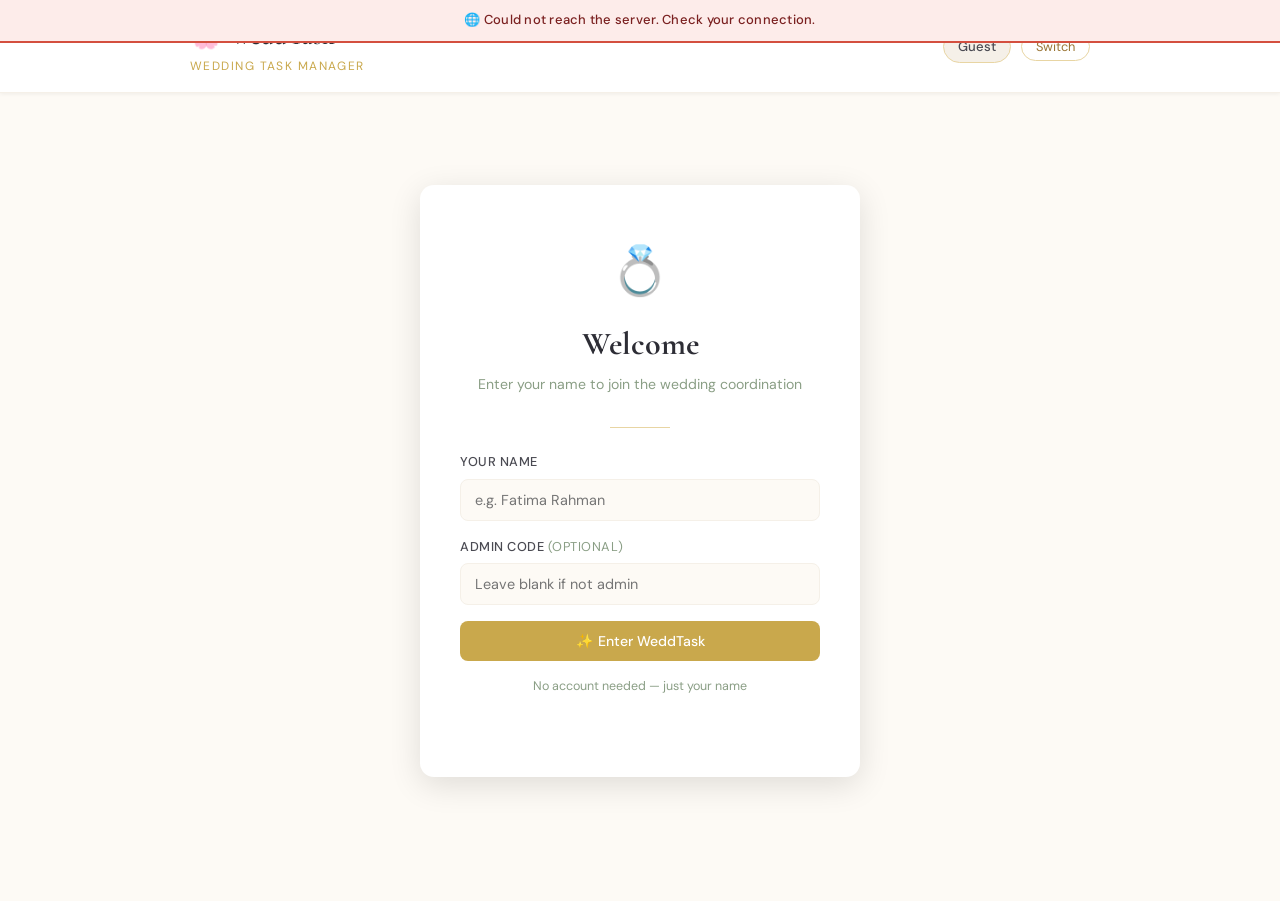
<file: index.html>
<!DOCTYPE html>
<html lang="en">
<head>
  <meta charset="UTF-8" />
  <meta name="viewport" content="width=device-width, initial-scale=1.0" />
  <title>WeddTask – Wedding Task Manager</title>
  <link rel="preconnect" href="https://fonts.googleapis.com" />
  <link href="https://fonts.googleapis.com/css2?family=Cormorant+Garamond:ital,wght@0,300;0,400;0,600;1,300;1,400&family=DM+Sans:wght@300;400;500&display=swap" rel="stylesheet" />
  <link rel="stylesheet" href="styles.css" />
</head>
<body>

<!-- Loading -->
<div id="loading-screen">
  <h1>🌸 WeddTask</h1>
  <p>Wedding Task Manager</p>
  <div class="loader-ring"></div>
</div>

<!-- Header -->
<header id="app-header" style="display:none">
  <div class="header-inner">
    <div class="header-brand">
      <h1>🌸 WeddTask</h1>
      <span>Wedding Task Manager</span>
    </div>
    <div class="header-user">
      <div id="header-user-info" class="user-badge">Guest</div>
      <span id="header-admin-badge" class="admin-badge" style="display:none">Admin</span>
      <button class="btn-switch" onclick="switchUser()">Switch</button>
    </div>
  </div>
</header>

<!-- Main -->
<main id="app-main" style="display:none">

  <!-- Entry Screen -->
  <div id="entry-screen">
    <div class="entry-card">
      <div class="big-icon">💍</div>
      <h2>Welcome</h2>
      <p>Enter your name to join the wedding coordination</p>
      <div class="divider"></div>
      <div class="field">
        <label>Your Name</label>
        <input type="text" id="entry-name" placeholder="e.g. Fatima Rahman" autocomplete="off" />
      </div>
      <div class="field">
        <label>Admin Code <span style="color:var(--sage);font-weight:400">(optional)</span></label>
        <input type="password" id="entry-admin-code" placeholder="Leave blank if not admin" />
      </div>
      <button class="btn btn-primary" onclick="handleEntry()">
        ✨ Enter WeddTask
      </button>
      <p style="margin-top:16px;font-size:.78rem;color:var(--sage)">
        No account needed — just your name
      </p>
    </div>
  </div>

  <!-- App Screen (hidden until entry) -->
  <div id="app-screen" style="display:none">

    <!-- Status strip (for members only) -->
    <div id="status-strip" class="status-strip" style="display:none">
      <div class="status-strip-info">
        <div id="status-dot" class="status-dot free"></div>
        <div>
          <div class="status-label" id="status-label-text">You are FREE</div>
          <div style="font-size:.78rem;color:var(--sage)">Toggle when you're occupied</div>
        </div>
      </div>
      <div class="toggle-group">
        <button class="toggle-btn active" id="btn-free" onclick="setMyStatus('FREE')">Free</button>
        <button class="toggle-btn" id="btn-busy" onclick="setMyStatus('BUSY')">Busy</button>
      </div>
    </div>

    <!-- Admin view -->
    <div id="admin-view" style="display:none">
      <div class="tabs">
        <button class="tab-btn active" onclick="showTab('tasks')">📋 Tasks</button>
        <button class="tab-btn" onclick="showTab('team')">👥 Team</button>
      </div>

      <!-- Tasks Tab -->
      <div class="tab-panel active" id="tab-tasks">
        <!-- Progress -->
        <div class="progress-card">
          <div class="progress-header">
            <h3>✨ Event Progress</h3>
            <div class="progress-pct" id="progress-pct">0%</div>
          </div>
          <div class="progress-bar-track">
            <div class="progress-bar-fill" id="progress-fill" style="width:0%"></div>
          </div>
          <div class="progress-stats">
            <span>✅ <strong id="stat-done">0</strong> done</span>
            <span>⏳ <strong id="stat-pending">0</strong> pending</span>
            <span>📌 <strong id="stat-total">0</strong> total</span>
          </div>
        </div>

        <!-- Task sections by time -->
        <div id="tasks-container">
          <!-- BEFORE -->
          <div class="section-header">
            <div class="section-title">
              <span class="section-icon">🌅</span>
              <h2>Before Event</h2>
            </div>
            <span class="count-badge" id="count-before">0</span>
          </div>
          <div class="tasks-grid" id="tasks-before"></div>

          <!-- DURING -->
          <div class="section-header">
            <div class="section-title">
              <span class="section-icon">💒</span>
              <h2>During Event</h2>
            </div>
            <span class="count-badge" id="count-during">0</span>
          </div>
          <div class="tasks-grid" id="tasks-during"></div>

          <!-- AFTER -->
          <div class="section-header">
            <div class="section-title">
              <span class="section-icon">🌙</span>
              <h2>After Event</h2>
            </div>
            <span class="count-badge" id="count-after">0</span>
          </div>
          <div class="tasks-grid" id="tasks-after"></div>
        </div>
      </div>

      <!-- Team Tab -->
      <div class="tab-panel" id="tab-team">
        <div class="users-panel">
          <div class="users-panel-header">
            <h3>👥 Team Members</h3>
            <span class="count-badge" id="users-count">0 members</span>
          </div>
          <div class="user-list" id="users-list">
            <div class="empty-state"><p>No members yet</p></div>
          </div>
        </div>

        <!-- Free users quick section -->
        <div class="section-header">
          <div class="section-title">
            <span class="section-icon">🟢</span>
            <h2>Available Now</h2>
          </div>
          <span class="count-badge" id="free-count">0 free</span>
        </div>
        <div class="users-panel">
          <div class="user-list" id="free-users-list">
            <div class="empty-state"><p>Nobody marked as free yet</p></div>
          </div>
        </div>
      </div>
    </div>

    <!-- Member view -->
    <div id="member-view" style="display:none">
      <div class="section-header" style="margin-top:8px">
        <div class="section-title">
          <span class="section-icon">📋</span>
          <h2>My Tasks</h2>
        </div>
        <span class="count-badge" id="my-task-count">0</span>
      </div>

      <!-- BEFORE -->
      <div class="section-header" style="margin-top:20px">
        <div class="section-title">
          <span class="section-icon">🌅</span>
          <h2>Before Event</h2>
        </div>
      </div>
      <div class="tasks-grid" id="my-tasks-before"></div>

      <!-- DURING -->
      <div class="section-header">
        <div class="section-title">
          <span class="section-icon">💒</span>
          <h2>During Event</h2>
        </div>
      </div>
      <div class="tasks-grid" id="my-tasks-during"></div>

      <!-- AFTER -->
      <div class="section-header">
        <div class="section-title">
          <span class="section-icon">🌙</span>
          <h2>After Event</h2>
        </div>
      </div>
      <div class="tasks-grid" id="my-tasks-after"></div>
    </div>

  </div><!-- /app-screen -->
</div><!-- /entry-screen wrapper -->

</main>

<!-- FAB (admin only) -->
<button class="fab" id="fab-create" style="display:none" onclick="openCreateModal()">
  ＋ New Task
</button>

<!-- Create/Edit Task Modal -->
<div class="modal-overlay" id="task-modal">
  <div class="modal">
    <div class="modal-handle"></div>
    <div class="modal-header">
      <h2 id="modal-title">Create Task</h2>
      <button class="modal-close" onclick="closeModal('task-modal')">✕</button>
    </div>
    <div class="field">
      <label>Task Title *</label>
      <input type="text" id="task-title" placeholder="e.g. Set up flower arrangements" />
    </div>
    <div class="field">
      <label>Description</label>
      <textarea id="task-desc" placeholder="Additional details..."></textarea>
    </div>
    <div class="field-row">
      <div class="field">
        <label>Time Category *</label>
        <select id="task-time">
          <option value="BEFORE">🌅 Before Event</option>
          <option value="DURING">💒 During Event</option>
          <option value="AFTER">🌙 After Event</option>
        </select>
      </div>
      <div class="field">
        <label>Scheduled At</label>
        <input type="datetime-local" id="task-scheduled" />
      </div>
    </div>
    <div class="field">
      <label>Assign To</label>
      <input type="text" id="task-assigned" placeholder="Person's name" />
      <div class="quick-assign" id="quick-assign-free"></div>
    </div>
    <div class="checkbox-row">
      <input type="checkbox" id="task-urgent" />
      <label for="task-urgent">🔴 Mark as Urgent</label>
    </div>
    <button class="btn btn-primary" onclick="submitTask()">Save Task</button>
    <input type="hidden" id="editing-task-id" />
  </div>
</div>

<!-- Toast -->
<div id="toast"></div>

<script src="app.js"></script>
<script src="keepalive.js"></script>
</body>
</html>
</file>
<file: styles.css>
/* ── Reset & Root ──────────────────────────────────── */
*, *::before, *::after { box-sizing: border-box; margin: 0; padding: 0; }

:root {
  --cream:     #fdfaf5;
  --ivory:     #f5f0e8;
  --blush:     #f2e4d8;
  --gold:      #c9a84c;
  --gold-light:#e8d5a3;
  --gold-dark: #9a7535;
  --rose:      #c87b6e;
  --rose-light:#f4d4ce;
  --sage:      #8a9e85;
  --slate:     #4a4a52;
  --charcoal:  #2d2d35;
  --white:     #ffffff;
  --urgent:    #d44f3f;
  --urgent-bg: #fdecea;
  --done-bg:   #edf5ec;
  --done:      #4a8c57;
  --shadow-sm: 0 1px 4px rgba(0,0,0,.06);
  --shadow:    0 4px 16px rgba(0,0,0,.08);
  --shadow-lg: 0 8px 32px rgba(0,0,0,.12);
  --radius:    14px;
  --radius-sm: 8px;
  --transition: .2s ease;
}

html { scroll-behavior: smooth; }

body {
  font-family: 'DM Sans', sans-serif;
  background: var(--cream);
  color: var(--charcoal);
  min-height: 100vh;
  font-size: 15px;
  line-height: 1.6;
}

/* ── Typography ─────────────────────────────────────── */
h1, h2, h3, h4 { font-family: 'Cormorant Garamond', serif; }

/* ── Ornament ────────────────────────────────────────── */
.ornament {
  display: inline-block;
  color: var(--gold);
  font-size: 1.1em;
  margin: 0 6px;
  opacity: .7;
}

/* ── Loading Screen ──────────────────────────────────── */
#loading-screen {
  position: fixed; inset: 0;
  background: var(--cream);
  display: flex;
  flex-direction: column;
  align-items: center;
  justify-content: center;
  z-index: 9999;
  transition: opacity .5s ease;
}
#loading-screen h1 {
  font-size: 2.8rem;
  color: var(--charcoal);
  letter-spacing: .02em;
}
#loading-screen p {
  color: var(--gold);
  font-size: .9rem;
  letter-spacing: .15em;
  text-transform: uppercase;
  margin-top: 6px;
}
.loader-ring {
  width: 40px; height: 40px;
  border: 3px solid var(--gold-light);
  border-top-color: var(--gold);
  border-radius: 50%;
  animation: spin .8s linear infinite;
  margin-top: 28px;
}
@keyframes spin { to { transform: rotate(360deg); } }

/* ── Header ──────────────────────────────────────────── */
header {
  background: var(--white);
  border-bottom: 1px solid var(--ivory);
  padding: 16px 24px;
  position: sticky; top: 0; z-index: 100;
  box-shadow: var(--shadow-sm);
}
.header-inner {
  max-width: 900px;
  margin: 0 auto;
  display: flex;
  align-items: center;
  justify-content: space-between;
  gap: 12px;
}
.header-brand h1 {
  font-size: 1.6rem;
  color: var(--charcoal);
  letter-spacing: .01em;
}
.header-brand span {
  font-size: .75rem;
  color: var(--gold);
  letter-spacing: .12em;
  text-transform: uppercase;
  display: block;
}
.header-user {
  display: flex;
  align-items: center;
  gap: 10px;
  font-size: .85rem;
}
.user-badge {
  background: var(--ivory);
  border: 1px solid var(--gold-light);
  border-radius: 20px;
  padding: 5px 14px;
  font-size: .82rem;
  color: var(--slate);
  font-weight: 500;
}
.admin-badge {
  background: var(--gold);
  color: var(--white);
  border-radius: 20px;
  padding: 3px 10px;
  font-size: .72rem;
  font-weight: 500;
  letter-spacing: .05em;
}
.btn-switch {
  background: none;
  border: 1px solid var(--gold-light);
  border-radius: 20px;
  padding: 5px 14px;
  font-size: .8rem;
  color: var(--gold-dark);
  cursor: pointer;
  transition: var(--transition);
  font-family: 'DM Sans', sans-serif;
}
.btn-switch:hover { background: var(--gold); color: var(--white); border-color: var(--gold); }

/* ── Main Layout ─────────────────────────────────────── */
main {
  max-width: 900px;
  margin: 0 auto;
  padding: 28px 20px 60px;
}

/* ── Entry Screen ────────────────────────────────────── */
#entry-screen {
  min-height: 80vh;
  display: flex;
  align-items: center;
  justify-content: center;
}
.entry-card {
  background: var(--white);
  border-radius: var(--radius);
  box-shadow: var(--shadow-lg);
  padding: 48px 40px;
  width: 100%;
  max-width: 440px;
  text-align: center;
  animation: fadeUp .5s ease;
}
@keyframes fadeUp {
  from { opacity: 0; transform: translateY(20px); }
  to   { opacity: 1; transform: translateY(0); }
}
.entry-card .big-icon { font-size: 3rem; margin-bottom: 8px; }
.entry-card h2 {
  font-size: 2rem;
  color: var(--charcoal);
  margin-bottom: 4px;
}
.entry-card p {
  color: var(--sage);
  font-size: .88rem;
  margin-bottom: 32px;
}
.divider {
  width: 60px;
  height: 1px;
  background: var(--gold-light);
  margin: 12px auto 24px;
}

/* ── Form Elements ───────────────────────────────────── */
.field { margin-bottom: 16px; text-align: left; }
.field label {
  display: block;
  font-size: .8rem;
  font-weight: 500;
  color: var(--slate);
  margin-bottom: 6px;
  letter-spacing: .04em;
  text-transform: uppercase;
}
.field input, .field select, .field textarea {
  width: 100%;
  border: 1.5px solid var(--ivory);
  border-radius: var(--radius-sm);
  padding: 11px 14px;
  font-family: 'DM Sans', sans-serif;
  font-size: .9rem;
  color: var(--charcoal);
  background: var(--cream);
  transition: var(--transition);
  outline: none;
}
.field input:focus, .field select:focus, .field textarea:focus {
  border-color: var(--gold);
  background: var(--white);
}
.field textarea { resize: vertical; min-height: 80px; }
.field-row { display: grid; grid-template-columns: 1fr 1fr; gap: 12px; }

/* ── Buttons ─────────────────────────────────────────── */
.btn {
  display: inline-flex;
  align-items: center;
  justify-content: center;
  gap: 6px;
  border: none;
  border-radius: var(--radius-sm);
  padding: 11px 22px;
  font-family: 'DM Sans', sans-serif;
  font-size: .88rem;
  font-weight: 500;
  cursor: pointer;
  transition: var(--transition);
}
.btn-primary {
  background: var(--gold);
  color: var(--white);
  width: 100%;
}
.btn-primary:hover { background: var(--gold-dark); }
.btn-secondary {
  background: var(--ivory);
  color: var(--slate);
  border: 1px solid var(--gold-light);
}
.btn-secondary:hover { background: var(--blush); }
.btn-danger {
  background: var(--urgent-bg);
  color: var(--urgent);
  border: 1px solid #f5c6c2;
}
.btn-danger:hover { background: var(--urgent); color: white; }
.btn-sm { padding: 6px 14px; font-size: .8rem; }
.btn-icon {
  background: none;
  border: none;
  cursor: pointer;
  padding: 4px;
  color: var(--sage);
  font-size: 1rem;
  transition: var(--transition);
}
.btn-icon:hover { color: var(--charcoal); }

/* ── Toggle ──────────────────────────────────────────── */
.toggle-group {
  display: flex;
  background: var(--ivory);
  border-radius: 30px;
  padding: 3px;
  gap: 3px;
}
.toggle-btn {
  flex: 1;
  border: none;
  background: none;
  border-radius: 26px;
  padding: 8px 16px;
  font-family: 'DM Sans', sans-serif;
  font-size: .85rem;
  font-weight: 500;
  cursor: pointer;
  transition: var(--transition);
  color: var(--slate);
}
.toggle-btn.active {
  background: var(--white);
  color: var(--charcoal);
  box-shadow: var(--shadow-sm);
}

/* ── Status Toggle ───────────────────────────────────── */
.status-strip {
  background: var(--white);
  border: 1.5px solid var(--ivory);
  border-radius: var(--radius);
  padding: 16px 20px;
  display: flex;
  align-items: center;
  justify-content: space-between;
  gap: 12px;
  margin-bottom: 24px;
}
.status-strip-info { display: flex; align-items: center; gap: 10px; }
.status-dot {
  width: 10px; height: 10px;
  border-radius: 50%;
}
.status-dot.free { background: var(--done); }
.status-dot.busy { background: var(--urgent); }
.status-label { font-size: .88rem; font-weight: 500; }

/* ── Progress Bar ────────────────────────────────────── */
.progress-card {
  background: var(--white);
  border-radius: var(--radius);
  padding: 20px 24px;
  margin-bottom: 28px;
  box-shadow: var(--shadow-sm);
  border: 1px solid var(--ivory);
}
.progress-header {
  display: flex;
  justify-content: space-between;
  align-items: center;
  margin-bottom: 12px;
}
.progress-header h3 {
  font-size: 1.15rem;
  color: var(--charcoal);
}
.progress-pct {
  font-size: 1.4rem;
  font-family: 'Cormorant Garamond', serif;
  color: var(--gold);
  font-weight: 600;
}
.progress-bar-track {
  height: 8px;
  background: var(--ivory);
  border-radius: 10px;
  overflow: hidden;
}
.progress-bar-fill {
  height: 100%;
  background: linear-gradient(90deg, var(--gold-light), var(--gold));
  border-radius: 10px;
  transition: width .6s ease;
}
.progress-stats {
  display: flex;
  gap: 20px;
  margin-top: 12px;
  font-size: .82rem;
  color: var(--sage);
}
.progress-stats span strong { color: var(--charcoal); }

/* ── Section Headers ─────────────────────────────────── */
.section-header {
  display: flex;
  align-items: center;
  justify-content: space-between;
  margin-bottom: 16px;
  margin-top: 32px;
}
.section-title {
  display: flex;
  align-items: center;
  gap: 10px;
}
.section-title h2 {
  font-size: 1.45rem;
  color: var(--charcoal);
}
.section-icon { font-size: 1.2rem; }
.count-badge {
  background: var(--ivory);
  color: var(--slate);
  border-radius: 20px;
  padding: 2px 10px;
  font-size: .78rem;
  font-weight: 500;
  font-family: 'DM Sans', sans-serif;
}

/* ── Task Cards ──────────────────────────────────────── */
.tasks-grid {
  display: grid;
  gap: 12px;
}
.task-card {
  background: var(--white);
  border-radius: var(--radius);
  padding: 16px 18px;
  border: 1.5px solid var(--ivory);
  box-shadow: var(--shadow-sm);
  transition: var(--transition);
  animation: fadeUp .3s ease;
  position: relative;
}
.task-card:hover { box-shadow: var(--shadow); transform: translateY(-1px); }
.task-card.done {
  background: var(--done-bg);
  border-color: #c8e6c9;
  opacity: .85;
}
.task-card.urgent {
  border-color: #f5c6c2;
  background: #fffbfb;
}
.task-card-top {
  display: flex;
  align-items: flex-start;
  justify-content: space-between;
  gap: 10px;
  margin-bottom: 8px;
}
.task-title-row { display: flex; align-items: center; gap: 8px; flex-wrap: wrap; }
.task-title {
  font-family: 'Cormorant Garamond', serif;
  font-size: 1.1rem;
  color: var(--charcoal);
  font-weight: 600;
}
.task-card.done .task-title { text-decoration: line-through; color: var(--sage); }
.badge {
  display: inline-flex;
  align-items: center;
  gap: 3px;
  border-radius: 20px;
  padding: 2px 9px;
  font-size: .72rem;
  font-weight: 500;
  white-space: nowrap;
}
.badge-urgent { background: var(--urgent-bg); color: var(--urgent); }
.badge-done   { background: var(--done-bg); color: var(--done); }
.badge-pending{ background: var(--ivory); color: var(--slate); }
.task-desc {
  font-size: .83rem;
  color: var(--sage);
  margin-bottom: 10px;
}
.task-meta {
  display: flex;
  align-items: center;
  gap: 12px;
  flex-wrap: wrap;
  font-size: .8rem;
  color: var(--sage);
}
.meta-chip {
  display: flex;
  align-items: center;
  gap: 4px;
}
.task-actions {
  display: flex;
  gap: 6px;
  align-items: center;
  flex-shrink: 0;
}

/* ── Empty State ─────────────────────────────────────── */
.empty-state {
  text-align: center;
  padding: 40px 20px;
  color: var(--sage);
}
.empty-state .empty-icon { font-size: 2.5rem; margin-bottom: 8px; }
.empty-state p { font-size: .88rem; }

/* ── Users Panel ─────────────────────────────────────── */
.users-panel {
  background: var(--white);
  border-radius: var(--radius);
  border: 1px solid var(--ivory);
  box-shadow: var(--shadow-sm);
  overflow: hidden;
  margin-bottom: 28px;
}
.users-panel-header {
  background: var(--ivory);
  padding: 14px 20px;
  display: flex;
  align-items: center;
  justify-content: space-between;
}
.users-panel-header h3 {
  font-size: 1.1rem;
  color: var(--charcoal);
}
.user-list { padding: 8px 0; }
.user-row {
  display: flex;
  align-items: center;
  justify-content: space-between;
  padding: 10px 20px;
  border-bottom: 1px solid var(--ivory);
  gap: 10px;
}
.user-row:last-child { border-bottom: none; }
.user-info { display: flex; align-items: center; gap: 10px; }
.user-avatar {
  width: 36px; height: 36px;
  border-radius: 50%;
  background: linear-gradient(135deg, var(--gold-light), var(--gold));
  color: var(--gold-dark);
  font-weight: 700;
  font-size: .9rem;
  display: flex;
  align-items: center;
  justify-content: center;
  flex-shrink: 0;
}
.user-name { font-weight: 500; font-size: .9rem; }
.user-status-chip {
  border-radius: 20px;
  padding: 3px 10px;
  font-size: .75rem;
  font-weight: 500;
}
.chip-free  { background: var(--done-bg); color: var(--done); }
.chip-busy  { background: var(--urgent-bg); color: var(--urgent); }
.chip-admin { background: linear-gradient(135deg, var(--gold-light), var(--gold)); color: var(--gold-dark); font-size: .7rem; padding: 2px 8px; }

/* ── Modal ───────────────────────────────────────────── */
.modal-overlay {
  position: fixed; inset: 0;
  background: rgba(0,0,0,.35);
  backdrop-filter: blur(3px);
  z-index: 1000;
  display: flex;
  align-items: flex-end;
  justify-content: center;
  padding: 0;
  opacity: 0;
  pointer-events: none;
  transition: opacity .25s ease;
}
.modal-overlay.open { opacity: 1; pointer-events: all; }
.modal {
  background: var(--white);
  border-radius: var(--radius) var(--radius) 0 0;
  padding: 28px 24px 32px;
  width: 100%;
  max-width: 520px;
  max-height: 92vh;
  overflow-y: auto;
  transform: translateY(30px);
  transition: transform .3s ease;
}
.modal-overlay.open .modal { transform: translateY(0); }
.modal-handle {
  width: 40px; height: 4px;
  background: var(--ivory);
  border-radius: 4px;
  margin: 0 auto 22px;
}
.modal-header {
  display: flex;
  align-items: center;
  justify-content: space-between;
  margin-bottom: 24px;
}
.modal-header h2 { font-size: 1.5rem; }
.modal-close {
  background: var(--ivory);
  border: none;
  border-radius: 50%;
  width: 32px; height: 32px;
  cursor: pointer;
  font-size: 1rem;
  display: flex;
  align-items: center;
  justify-content: center;
  transition: var(--transition);
}
.modal-close:hover { background: var(--blush); }

/* ── Checkbox ────────────────────────────────────────── */
.checkbox-row {
  display: flex;
  align-items: center;
  gap: 10px;
  margin-bottom: 16px;
}
.checkbox-row input[type="checkbox"] { width: 16px; height: 16px; accent-color: var(--gold); }
.checkbox-row label { font-size: .88rem; color: var(--slate); cursor: pointer; }

/* ── Toast ───────────────────────────────────────────── */
#toast {
  position: fixed;
  bottom: 28px; right: 24px;
  background: var(--charcoal);
  color: var(--white);
  padding: 12px 20px;
  border-radius: var(--radius-sm);
  font-size: .85rem;
  z-index: 9999;
  box-shadow: var(--shadow-lg);
  transform: translateY(20px);
  opacity: 0;
  transition: all .3s ease;
}
#toast.show { transform: translateY(0); opacity: 1; }
#toast.success { background: var(--done); }
#toast.error   { background: var(--urgent); }

/* ── Tabs ────────────────────────────────────────────── */
.tabs {
  display: flex;
  gap: 0;
  border-bottom: 2px solid var(--ivory);
  margin-bottom: 24px;
}
.tab-btn {
  background: none;
  border: none;
  padding: 12px 20px;
  font-family: 'DM Sans', sans-serif;
  font-size: .88rem;
  font-weight: 500;
  color: var(--sage);
  cursor: pointer;
  position: relative;
  transition: color var(--transition);
}
.tab-btn::after {
  content: '';
  position: absolute;
  bottom: -2px; left: 0; right: 0;
  height: 2px;
  background: var(--gold);
  transform: scaleX(0);
  transition: transform var(--transition);
}
.tab-btn.active { color: var(--gold-dark); }
.tab-btn.active::after { transform: scaleX(1); }
.tab-panel { display: none; }
.tab-panel.active { display: block; }

/* ── Assign quick-pick ───────────────────────────────── */
.quick-assign {
  display: flex;
  flex-wrap: wrap;
  gap: 6px;
  margin-top: 8px;
}
.qa-chip {
  background: var(--done-bg);
  color: var(--done);
  border: 1px solid #c8e6c9;
  border-radius: 20px;
  padding: 4px 12px;
  font-size: .78rem;
  cursor: pointer;
  transition: var(--transition);
}
.qa-chip:hover { background: var(--done); color: white; }

/* ── FAB ─────────────────────────────────────────────── */
.fab {
  position: fixed;
  bottom: 28px; right: 24px;
  background: var(--gold);
  color: var(--white);
  border: none;
  border-radius: 50px;
  padding: 14px 24px;
  font-family: 'DM Sans', sans-serif;
  font-size: .88rem;
  font-weight: 500;
  cursor: pointer;
  box-shadow: 0 4px 20px rgba(201,168,76,.4);
  display: flex;
  align-items: center;
  gap: 8px;
  transition: var(--transition);
  z-index: 90;
}
.fab:hover { background: var(--gold-dark); transform: translateY(-2px); }

/* ── Responsive ──────────────────────────────────────── */
@media (max-width: 520px) {
  .entry-card { padding: 36px 24px; }
  .field-row { grid-template-columns: 1fr; }
  .fab { right: 16px; bottom: 20px; }
}

/* ── Skeleton loader ─────────────────────────────────── */
.skeleton {
  background: linear-gradient(90deg, var(--ivory) 25%, var(--cream) 50%, var(--ivory) 75%);
  background-size: 200% 100%;
  animation: shimmer 1.2s infinite;
  border-radius: var(--radius-sm);
}
@keyframes shimmer { to { background-position: -200% 0; } }
</file>
